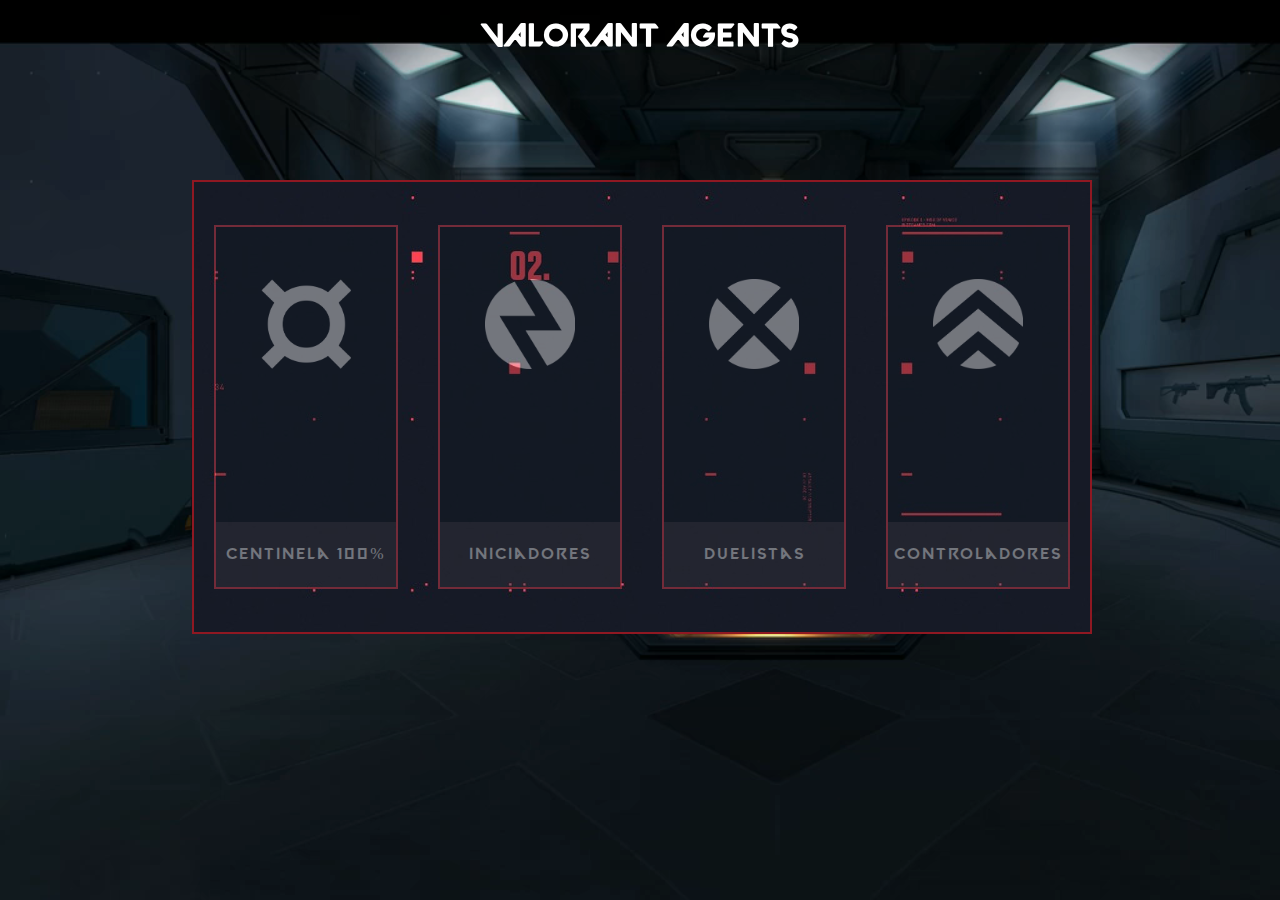
<file: index.html>
<!DOCTYPE html>
<html lang="en">
<head>
    <meta charset="UTF-8">
    <meta http-equiv="X-UA-Compatible" content="IE=edge">
    <meta name="viewport" content="width=device-width, initial-scale=1.0">
    <link rel="stylesheet" href="style.css">
    <link rel="icon" href="./images/icon.png">
    <title>Agentes</title>
</head>
<body>
    <h1>VALORANT AGENTS</h1>
    <div class="container">
        <a href="./centinelas/ceindex.html" class=" box op">
            <div class="class">
                <div class="img centinelas">
                </div>
            </div>
            <div class="bottom1">
                <p>Explora</p>
            </div>
            <div class="bottom2">
                <p>Centinela 100%</p>
            </div>
        </a>
        <a href="./iniciadores/inindex.html" class="box op">
            <div class="class">
                <div class="img iniciadores">
                </div>
            </div>
            <div class="bottom1">
                <p>Explora</p>
            </div>
            <div class="bottom2">
                <p>Iniciadores</p>
            </div>
        </a>
        <a href="./Duelistas/duIndex.html" class="box op">
            <div class="class">
                <div class="img duelistas">
                </div>
            </div>
            <div class="bottom1">
                <p>Explora</p>
            </div>
            <div class="bottom2">
                <p>Duelistas</p>
            </div>
        </a>
        <a href="./Controladores/coIndex.html" class="box op">
            <div class="class">
                <div class="img controladores">
                </div>
            </div>
            <div class="bottom1">
                <p>Explora</p>
            </div>
            <div class="bottom2">
                <p>Controladores</p>
            </div>
        </a>
    </div>
    <video src="./images/valoback.mp4" autoplay loop disablePictureInPicture></video>
</body>
</html>
</file>
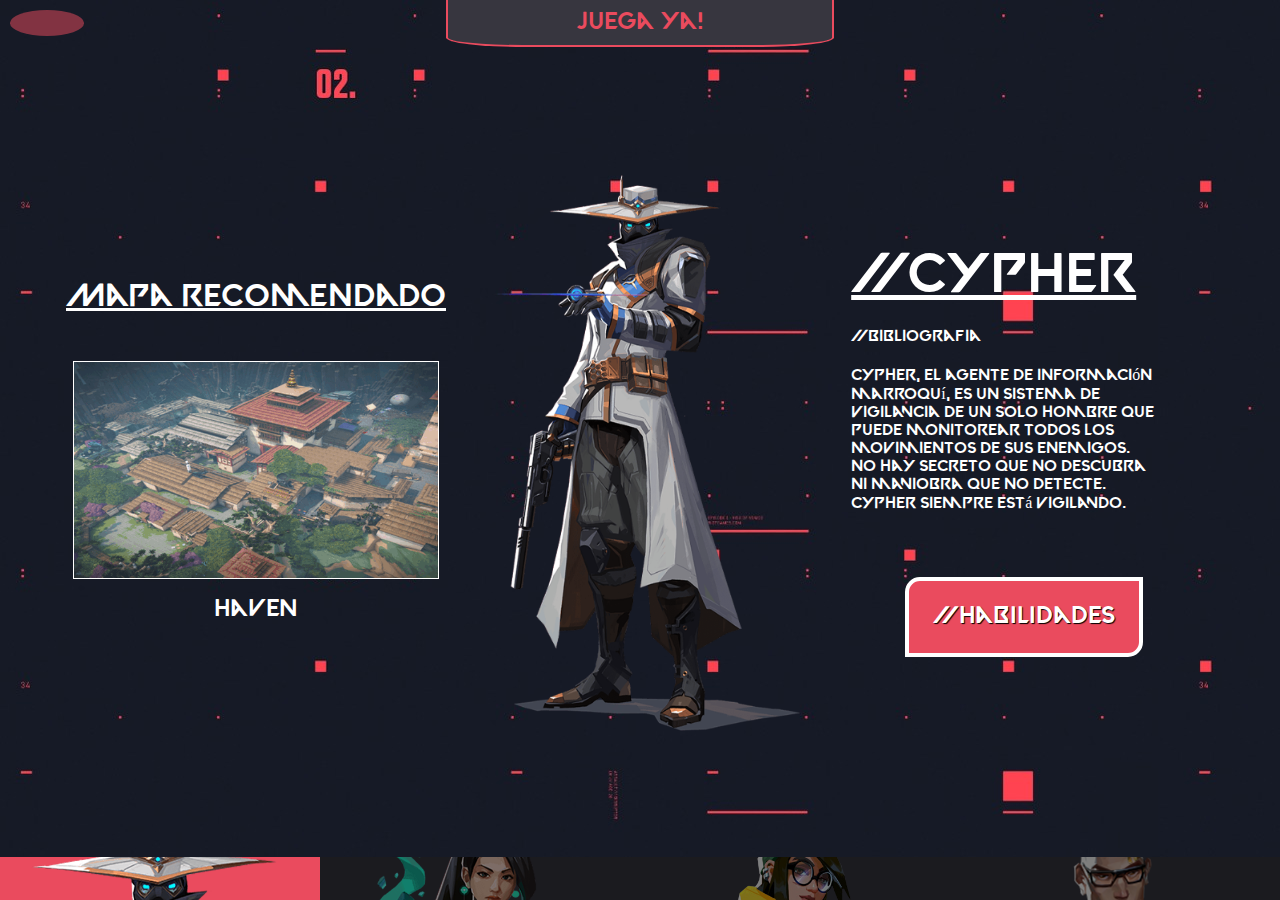
<file: centinelas/ceindex.html>
<!DOCTYPE html>
<html lang="en">
<head>
    <meta charset="UTF-8">
    <meta http-equiv="X-UA-Compatible" content="IE=edge">
    <meta name="viewport" content="width=device-width, initial-scale=1.0">
    <link rel="stylesheet" href="ceStyle.css">
    <link rel="stylesheet" href="https://use.fontawesome.com/releases/v5.15.4/css/all.css" integrity="sha384-DyZ88mC6Up2uqS4h/KRgHuoeGwBcD4Ng9SiP4dIRy0EXTlnuz47vAwmeGwVChigm" crossorigin="anonymous">
    <link rel="icon" href="../images/icon.png">
    <title>Valorant: Centinelas</title>
</head>
<body>
    <a class="back" href="../index.html"><i class="fas fa-arrow-left"></i></a>
    <nav>
        <a href="../Images/jeje.png" download>
            <p>Juega ya!</p>
        </a>
    </nav>
    <div class="container">
        <div class="box1">
            <div class="rec">
                <p>Mapa recomendado</p>
            </div>
            <div id="mapimg" class="mapimg">
            </div>
            <div id="mapnombre" class="mapnombre">
                <p>Haven</p>
            </div>
        </div>
        <!-- cypher pop -->
        <div id="popup1">
            <div id="h_1">
                    <button id="i1"></button>
                    <button id="i2"></button>
                    <button id="i3"></button>
                    <button id="i4"></button>
            </div>
            <div id="h_2">
                <div id="hvideo">
                    <div class="video"><video id="videocyp" autoplay loop src="https://assets.contentstack.io/v3/assets/bltb6530b271fddd0b1/blt9b7d004dc573791c/5ecad7e85e73766852c8ed8c/Cypher_C_v001_web.mp4"></video></div>
                </div>
                <div id="hdescripcion1">
                    <p>EQUIPA un cable trampa. DISPARA para colocar un cable trampa destructible y camuflado en la ubicación seleccionada que creará una línea entre ese lugar y la pared opuesta. Los jugadores enemigos que activen el cable trampa quedarán atados, revelados y aturdidos tras un momento si no destruyen el dispositivo a tiempo. Puedes recogerlo y VOLVER A COLOCARLO.    </p>
                </div>
            </div>
        </div>
        <!-- sage pop -->
        <div id="popup2">
            <div id="h_1">
                    <button id="s1"></button>
                    <button id="s2"></button>
                    <button id="s3"></button>
                    <button id="s4"></button>
            </div>
            <div id="h_2">
                <div id="hvideo">
                    <div class="video"><video id="videosage" autoplay loop src="https://assets.contentstack.io/v3/assets/bltb6530b271fddd0b1/blt4f4fdcc86da69972/5ecad872722d20585b2f4a44/Sage_Q_v001_web.mp4"></video></div>
                </div>
                <div id="hdescripcion2">
                    <p>EQUIPA un orbe de ralentización y DISPARA para lanzarlo. Este detonará al caer al suelo y creará un campo que permanecerá en la zona y ralentizará a los jugadores que estén dentro de él.</p>
                </div>
            </div>
        </div>
        <!-- kj popup -->
        <div id="popup3">
            <div id="h_1">
                    <button id="kj1"></button>
                    <button id="kj2"></button>
                    <button id="kj3"></button>
                    <button id="kj4"></button>
            </div>
            <div id="h_2">
                <div id="hvideo">
                    <div class="video"><video id="videokj" muted autoplay loop src="https://assets.contentstack.io/v3/assets/bltb6530b271fddd0b1/blt9a8fa11ac887550e/5f2203522f812a7c016f5651/AlarmBot_LowQuality.mp4"></video></div>
                </div>
                <div id="hdescripcion3">
                    <p>EQUIPA un Alarmabot encubierto. DISPARA para desplegar un bot que caza a los enemigos que entren en su alcance. Después de alcanzar a su objetivo, el bot explota, lo que inflige daño y aplica Vulnerable. MANTÉN PRESIONADO EQUIPAR para recuperar un bot desplegado.</p>
                </div>
            </div>
        </div>
        <!-- chamber popup -->
        <div id="popup4">
            <div id="h_1">
                    <button id="ch1"></button>
                    <button id="ch2"></button>
                    <button id="ch3"></button>
                    <button id="ch4"></button>
            </div>
            <div id="h_2">
                <div id="hvideo">
                    <div class="video"><video id="videochamber" autoplay loop src="https://assets.contentstack.io/v3/assets/bltb6530b271fddd0b1/bltc97eeaeb138d2155/618d9fb7867d1817d95f3b2b/VAL_broll_EP03-3_Chamber_Q.mp4"></video></div>
                </div>
                <div id="hdescripcion4">
                    <p>ACTÍVALA para equipar una pistola pesada. Presiona DISPARO SECUNDARIO con la pistola equipada para usar la mira.</p>
                </div>
            </div>
        </div>

        <div id="popup_fondo" onclick="popup_out()">
        </div>
        <div class="box2" id="box2">
        </div>
        <div class="box3">
            <div class="nombre" id="nombre">
                <p>//Cypher</p>
            </div>
            <div class="bibliotitulo">
                <p>//Bibliografia</p>
            </div>
            <div class="biblio" id="biblio">
                <p>Cypher, el agente de información marroquí, es un sistema de vigilancia de un solo hombre que puede monitorear todos los movimientos de sus enemigos. No hay secreto que no descubra ni maniobra que no detecte. Cypher siempre está vigilando.</p>
            </div>
            <div class="boton_habilidades" id="btn_cypher">
                <a href="#" id="boton_cypher" onclick="cypher_hab()" >//Habilidades</a>
            </div>
            <div class="boton_habilidades2" id="btn_sage">
                <a href="#" id="" onclick="sage_hab()" >//Habilidades</a>
            </div>
            <div class="boton_habilidades3" id="btn_kj">
                <a href="#" id="" onclick="kj_hab()" >//Habilidades</a>
            </div>
            <div class="boton_habilidades4" id="btn_chamber">
                <a href="#" id="" onclick="chamber_hab()" >//Habilidades</a>
            </div>
        </div>
    </div>
    <footer>
        <div onclick="cypher()"  class="sel1" id="sel1">
        </div>
        <div onclick="sage()" class="sel2" id="sel2">
        </div>
        <div onclick="killjoy()" class="sel3" id="sel3">
        </div>
        <div onclick="chamber()" class="sel4" id="sel4">
        </div>
    </footer>
    <script src="../scripts/script.js"></script>
</body>
</html>
</file>
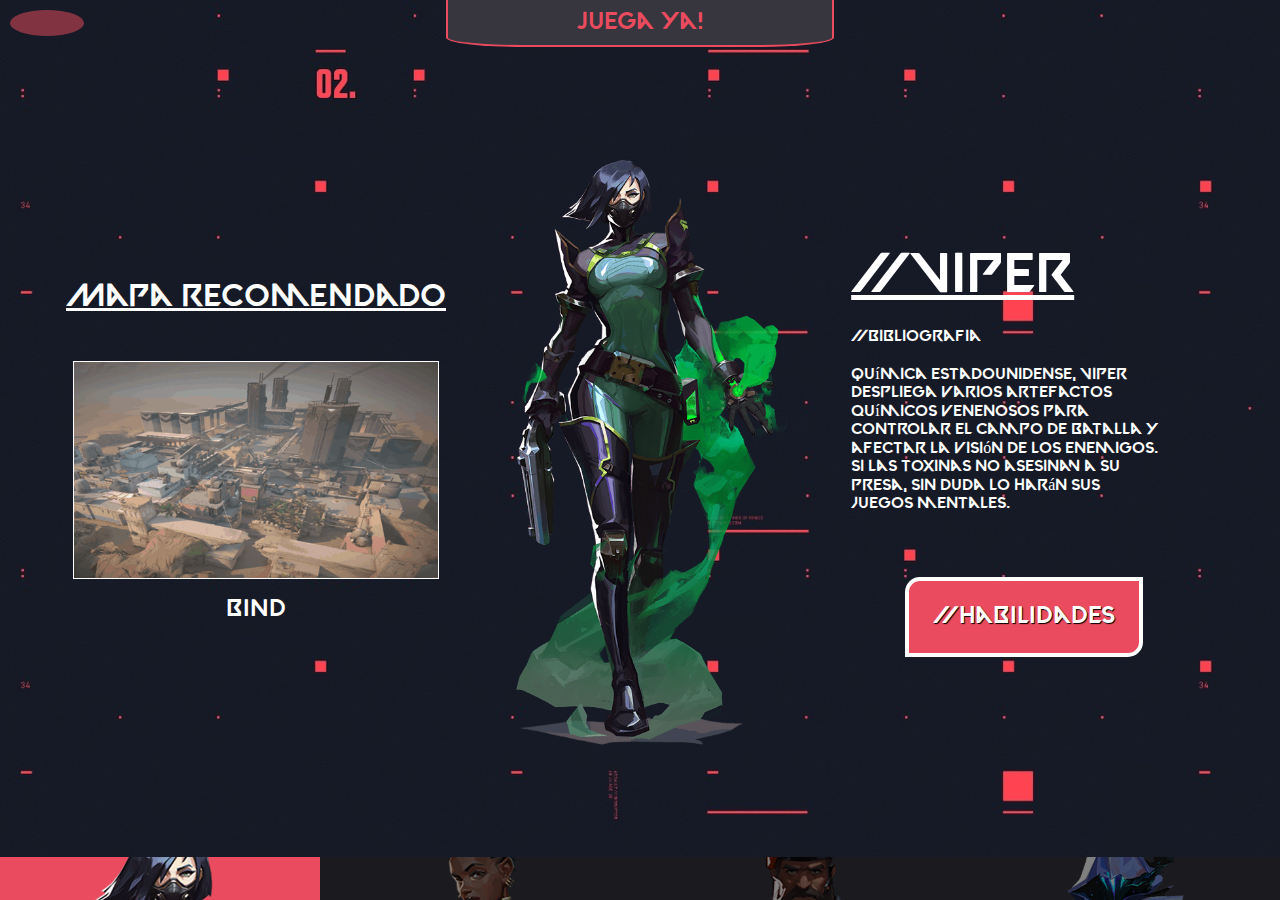
<file: Controladores/coIndex.html>
<!DOCTYPE html>
<html lang="en">
<head>
    <meta charset="UTF-8">
    <meta http-equiv="X-UA-Compatible" content="IE=edge">
    <meta name="viewport" content="width=device-width, initial-scale=1.0">
    <link rel="stylesheet" href="coStyle.css">
    <link rel="stylesheet" href="https://use.fontawesome.com/releases/v5.15.4/css/all.css" integrity="sha384-DyZ88mC6Up2uqS4h/KRgHuoeGwBcD4Ng9SiP4dIRy0EXTlnuz47vAwmeGwVChigm" crossorigin="anonymous">
    <link rel="icon" href="../images/icon.png">
    <title>Valorant: Controladores</title>
</head>
<body>
    <a class="back" href="../index.html"><i class="fas fa-arrow-left"></i></a>
    <nav>
        <a href="/Images/jeje.png" download>
            <p>Juega ya!</p>
        </a>
    </nav>
    <div class="container">
        <div class="box1">
            <div class="rec">
                <p>Mapa recomendado</p>
            </div>
            <div id="mapimg" class="mapimg">
            </div>
            <div id="mapnombre" class="mapnombre">
                <p>Bind</p>
            </div>
        </div>
        <div class="box2" id="box2">
        </div>
        <div class="box3">
            <div class="nombre" id="nombre">
                <p>//Viper</p>
            </div>
            <div class="bibliotitulo">
                <p>//Bibliografia</p>
            </div>
            <div class="biblio" id="biblio">
                <p>Química estadounidense, Viper despliega varios artefactos químicos venenosos para controlar el campo de batalla y afectar la visión de los enemigos. Si las toxinas no asesinan a su presa, sin duda lo harán sus juegos mentales.</p>
            </div>
            <div class="boton_habilidades" id="btn_cypher">
                <a href="#" id="boton_cypher" onclick="cypher_hab()" >//Habilidades</a>
            </div>
        </div>
    </div>
    <footer>
        <div onclick="viper()"  class="sel1" id="sel1">
        </div>
        <div onclick="astra()" class="sel2" id="sel2">
        </div>
        <div onclick="brimstone()" class="sel3" id="sel3">
        </div>
        <div onclick="omen()" class="sel4" id="sel4">
        </div>
    </footer>
    <script src="../scripts/script.js"></script>

</body>
</html>
</file>
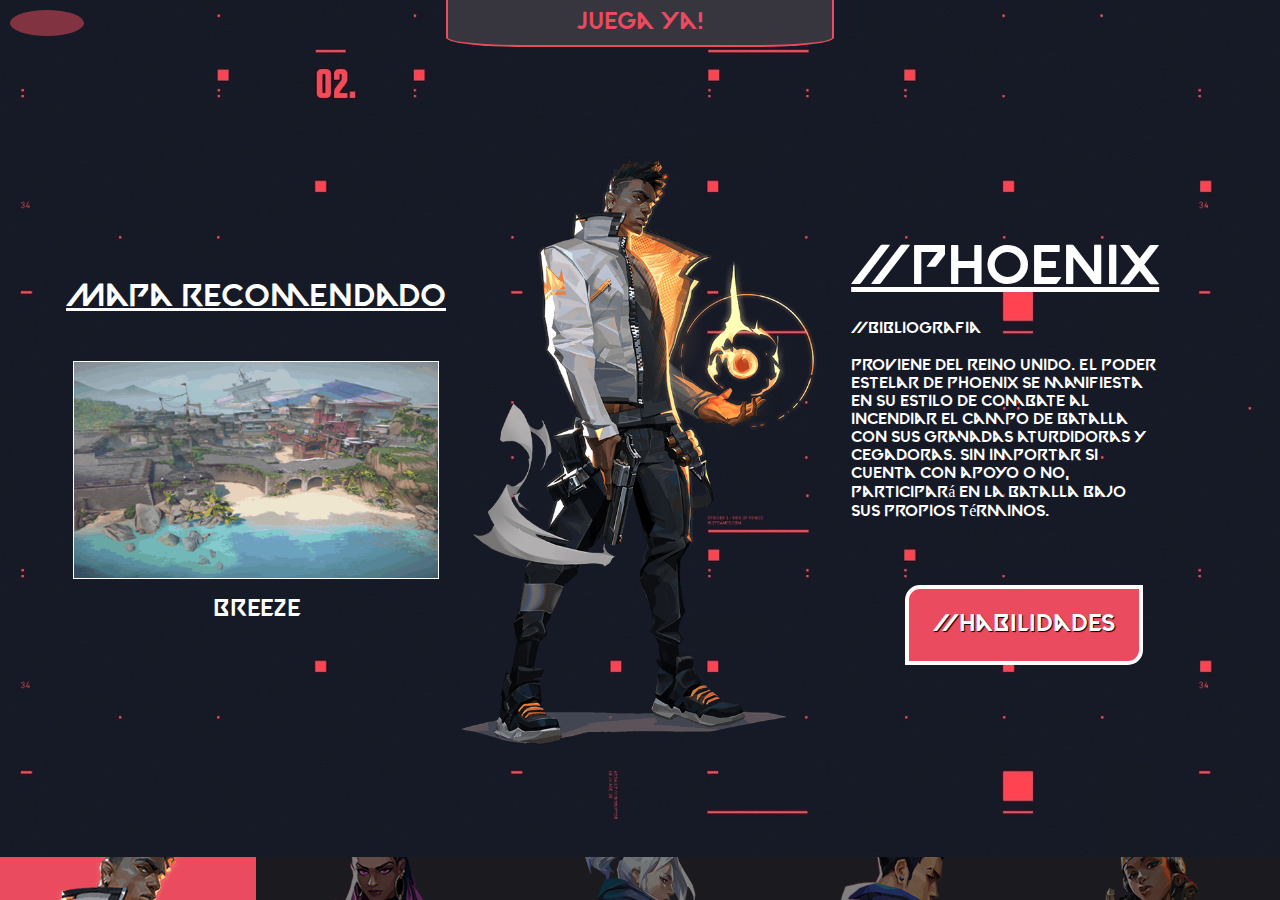
<file: Duelistas/duIndex.html>
<!DOCTYPE html>
<html lang="en">
<head>
    <meta charset="UTF-8">
    <meta http-equiv="X-UA-Compatible" content="IE=edge">
    <meta name="viewport" content="width=device-width, initial-scale=1.0">
    <link rel="stylesheet" href="duStyle.css">
    <link rel="stylesheet" href="https://use.fontawesome.com/releases/v5.15.4/css/all.css" integrity="sha384-DyZ88mC6Up2uqS4h/KRgHuoeGwBcD4Ng9SiP4dIRy0EXTlnuz47vAwmeGwVChigm" crossorigin="anonymous">
    <link rel="icon" href="../images/icon.png">
    <title>Valorant: Duelistas</title>
</head>
<body>
    <a class="back" href="../index.html"><i class="fas fa-arrow-left"></i></a>
    <nav>
        <a href="/Images/jeje.png" download>
            <p>Juega ya!</p>
        </a>
    </nav>
    <div class="container">
        <div class="box1">
            <div class="rec">
                <p>Mapa recomendado</p>
            </div>
            <div id="mapimg" class="mapimg">
            </div>
            <div id="mapnombre" class="mapnombre">
                <p>Breeze</p>
            </div>
        </div>
        <div class="box2" id="box2">
        </div>
        <div class="box3">
            <div class="nombre" id="nombre">
                <p>//Phoenix</p>
            </div>
            <div class="bibliotitulo">
                <p>//Bibliografia</p>
            </div>
            <div class="biblio" id="biblio">
                <p>Proviene del Reino Unido. El poder estelar de Phoenix se manifiesta en su estilo de combate al incendiar el campo de batalla con sus granadas aturdidoras y cegadoras. Sin importar si cuenta con apoyo o no, participará en la batalla bajo sus propios términos.</p>
            </div>
            <div class="boton_habilidades" id="btn_phoenix">
                <a href="#" id="boton_cypher" onclick="cypher_hab()" >//Habilidades</a>
            </div>
            <div class="boton_habilidades2" id="btn_jett">
                <a href="#" id="" onclick="sage_hab()" >//Habilidades</a>
            </div>
        </div>
    </div>
    <footer>
        <div onclick="phoenix()"  class="sel1" id="sel1">
        </div>
        <div onclick="reyna()" class="sel2" id="sel2">
        </div>
        <div onclick="jett()" class="sel3" id="sel3">
        </div>
        <div onclick="yoru()" class="sel4" id="sel4">
        </div>
        <div onclick="raze()" class="sel5" id="sel5">
        </div>
    </footer>
    <script src="../scripts/script.js"></script>

</body>
</html>
</file>
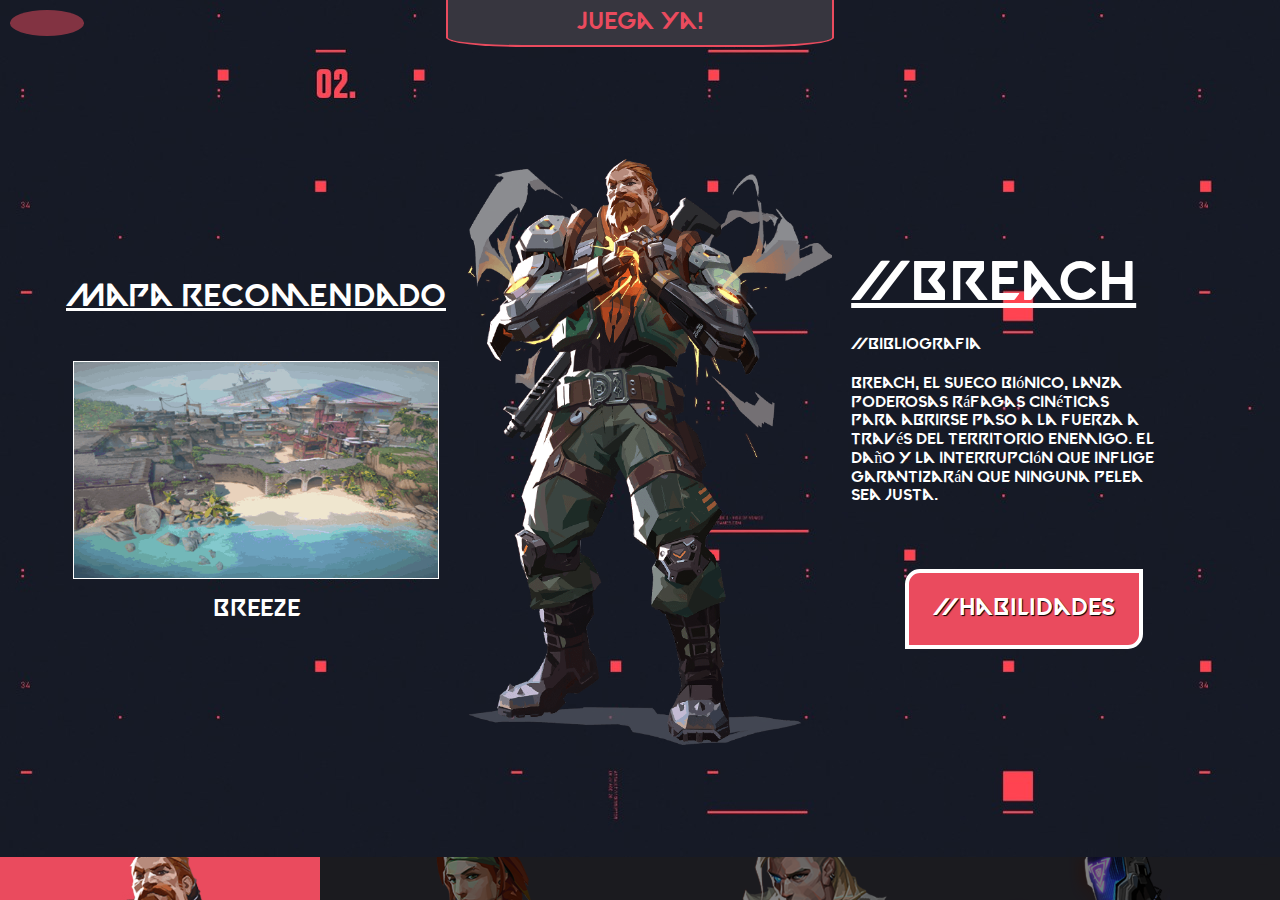
<file: iniciadores/inindex.html>
<!DOCTYPE html>
<html lang="en">
<head>
    <meta charset="UTF-8">
    <meta http-equiv="X-UA-Compatible" content="IE=edge">
    <meta name="viewport" content="width=device-width, initial-scale=1.0">
    <link rel="stylesheet" href="inStyle.css">
    <link rel="stylesheet" href="https://use.fontawesome.com/releases/v5.15.4/css/all.css" integrity="sha384-DyZ88mC6Up2uqS4h/KRgHuoeGwBcD4Ng9SiP4dIRy0EXTlnuz47vAwmeGwVChigm" crossorigin="anonymous">
    <link rel="icon" href="../images/icon.png">
    <title>Valorant: Iniciadores</title>
</head>
<body>
    <a class="back" href="../index.html"><i class="fas fa-arrow-left"></i></a>
    <nav>
        <a href="/Images/jeje.png" download>
            <p>Juega ya!</p>
        </a>
    </nav>
    <div class="container">
        <div class="box1">
            <div class="rec">
                <p>Mapa recomendado</p>
            </div>
            <div id="mapimg" class="mapimg">
            </div>
            <div id="mapnombre" class="mapnombre">
                <p>Breeze</p>
            </div>
        </div>
        <div class="box2" id="box2">
        </div>
        <div class="box3">
            <div class="nombre" id="nombre">
                <p>//Breach</p>
            </div>
            <div class="bibliotitulo">
                <p>//Bibliografia</p>
            </div>
            <div class="biblio" id="biblio">
                <p>Breach, el sueco biónico, lanza poderosas ráfagas cinéticas para abrirse paso a la fuerza a través del territorio enemigo. El daño y la interrupción que inflige garantizarán que ninguna pelea sea justa.</p>
            </div>
            <div class="boton_habilidades" id="btn_phoenix">
                <a href="#" id="boton_cypher" onclick="cypher_hab()" >//Habilidades</a>
            </div>
        </div>
    </div>
    <footer>
        <div onclick="breach()"  class="sel1" id="sel1">
        </div>
        <div onclick="skye()" class="sel2" id="sel2">
        </div>
        <div onclick="sova()" class="sel3" id="sel3">
        </div>
        <div onclick="kayo()" class="sel4" id="sel4">
        </div>
    </footer>
    <script src="../scripts/script.js"></script>

</body>
</html>
</file>
<file: style.css>
html body{
    margin: 0;
    padding: 0;
    box-sizing: border-box;
    font-family: valorantfont;
    color: white;
}

@font-face {
    font-family: valorantfont;
    src: url(./@font-face/valorantfont.ttf);
}

body{
    width: 100vw;
    height: 100vh;
}

video{
    position: fixed;
    min-width: 100%;
    min-height: 100%;
}

h1{
    width: 100%;
    font-size: 2rem;
    position: absolute;
    display: inline-block;
    text-align: center;
    color: white;
    z-index: 2;
    
}

.container{
    position: fixed;
    z-index: 1;
    display: flex;
    justify-content: space-around;
    align-items: center;
    border: 2px solid rgb(143, 24, 34);
    top: 20%;
    left: 15%;
    width: 70vw;
    height: 50vh;
    background-image: url(./images/pattern.jpg);
}

.op{
    transition: 0.3s;
    opacity: calc(0.4);
}

.op:hover{
    opacity: calc(1);
}

a{
    text-decoration: none;
    color: white;
}

.box{
    display: flex;
    flex-direction: column;
    width: 20%;
    height: 80%;
    background-color: rgba(15,25,34,255);
    border: 2px solid rgba(255,70,86,255);
}

.class{
    display: flex;
    width: 100%;
    height: 80%;

}

.img{
    display: flex;
    width: 50%;
    height: 60%;
    align-self: center;
    margin: auto;
    background-repeat: no-repeat;
    background-size: contain;
}

.centinelas{
    background-image: url(./images/centinela.png);
}

.iniciadores{
    background-image: url(./images/iniciador.png);
}

.duelistas{
    background-image: url(./images/duelista.png);
}

.controladores{
    background-image: url(./images/controlador.png);
}

.bottom1{
    display: flex;
    width: 100%;
    height: 10%;
    background-color: rgba(26, 42, 116, 0);
    transition: 0.3s;
    justify-content: center;
    align-items: center;
}

.bottom1 p{
    display: flex;
    text-align: center;
    color: rgba(255, 255, 255, 0);

}
/* 
.op:hover > .bottom1{
    background-color: rgb(55, 54, 63);
    border-top: 2px solid rgba(255,70,86,255);
    border-bottom: 2px solid rgba(255,70,86,255);

} */
.op:hover > .bottom1 p{
    animation-duration: 0.7s;
    animation-name: bottom1p;
    animation-fill-mode: forwards;
}

.op:hover > .bottom1{
    animation-duration: 0.5s;
    animation-name: bottom1;
    animation-fill-mode: forwards;
}


.bottom1 p::after{
    content: " >";
    margin-left: 5px;
}

.bottom2{
    display: flex;
    letter-spacing: 2px;
    width: 100%;
    height: 20%;
    background-color: rgb(55, 54, 63);
    justify-content: center;
    align-items: center;
}

.bottom2 p{
    display: flex;
    text-align: center;
}

@keyframes bottom1{
    0% {
        background-color: rgba(55, 54, 63, 0);
        outline: 0px solid rgba(255,70,86,255);
        border-bottom: 0px solid rgba(255,70,86,255);
    }
    
    20% {
        background-color: rgba(55, 54, 63, 0);
        outline: 0px solid rgba(255,70,86,255);
        border-bottom: 0px solid rgba(255,70,86,255);
    }

    70% {
        background-color: rgba(55, 54, 63, 0);
        outline: 0px solid rgba(255,70,86,255);
        border-bottom: 0px solid rgba(255,70,86,255);
    }
    

    100% {
        background-color: rgb(55, 54, 63);
        outline: 2px solid rgba(255,70,86,255);
        border-bottom: 2px solid rgba(255,70,86,255);
    }    
}

@keyframes bottom1p{
    0% {
        color: rgba(255, 255, 255, 0);
    }
    
    20% {
        color: rgba(255, 255, 255, 0);
    }

    70% {
        color: rgba(255, 255, 255, 0);
    }
    

    100% {
        color: rgba(255, 255, 255, 255);
    }    
}
/* 
@media (max-width: 767px){
    header{
        display: none;
    }
} */

@media (max-width: 576px) {
    video{
        display: none;
    }

    body{
        background-image: url(./images/fondocelu.jpg);
    }

    .container{
        flex-direction: column;
        border: 0px solid rgb(143, 24, 34);
        width: 70vw;
        height: 75vh;
        margin-top: -5vh;
    }
    
    .box{
        display: flex;
        flex-direction: column;
        justify-content: space-around;
        width: 100%;
        height: 80%;
        font-size: 0.8rem;
        background-color: rgba(15,25,34,255);
        border: 2px solid rgba(255,70,86,255);
    }

    .bottom1{
        height: 15%;
    }
    
    .class{
        display: flex;
        width: 100%;
        height: 80%;
    
    }
    
    .img{
        background-position: center;
    }

}
</file>
<file: centinelas/ceStyle.css>
@font-face {
    font-family: Valorant;
    src: url(../@font-face/valorantfont.ttf);
}

html body{
    width: 100vw;
    height: 100vh;
    box-sizing: border-box;
    margin: 0;
    padding: 0;
    background-image: url(../images/pattern.jpg);
    font-family: Valorant;
    color: white;
}

.back{
    display: flex;
    position: fixed;
    color: white;
    font-size: 3rem;
    padding: 1%;
    margin: 10px;
    width: 3rem;
    transition: 0.2s;
    background-color: rgba(234, 75, 94, 0.513);
    border-radius: 50%;
}

a{
    text-decoration: none;
}

.back:hover{
    transform: scale(1.1);
    color: rgb(234,75,94);
}

nav{
    display: flex;
    width: 30%;
    height: 5%;
    margin: auto;
    background-color: rgb(55, 54, 63);
    border-bottom-left-radius: 20%;
    border-bottom-right-radius: 20%;
    border: 2px solid rgb(234,75,94);
    border-top: 0px;
    justify-content: center;
    align-items: center;
}

nav a{
    font-size: 1.5rem;
    display: flex;
    color: rgb(234,75,94);
    text-decoration: none;
    transition: 0.2s;
}

nav a:hover{
    text-decoration: rgb(234,75,94) underline;
    margin: 0;
    transform: scale(1.1);
}

.container{
    display: flex;
    width: 100%;
    height: 90%;
    justify-content: center;
    align-items: center;
}

.box1{
    display: flex;
    flex-direction: column;
    height: 80vh;
    width: 30%;
    justify-content: center;
    align-items: center;
}

.rec{
    display: flex;
    font-size: 2rem;
    text-decoration: white underline;
}

.mapimg{
    display: flex;
    margin-top: 5vh;
    margin-bottom: 2vh;
    display: flex;
    width: 95%;
    height: 30%;
    border: 1px solid white;
    background-image: url(../images/haven.png);
    background-position: center;
    background-size: cover;
    transition: 0.5s;
}

.mapnombre{
    display: flex;
    font-size: 1.5rem;
}

.box2{
    display: flex;
    height: 80vh;
    width: 30%;
    background-image: url(../images/cypher.png);
    background-position: center;
    background-repeat: no-repeat;
    background-size: contain;
    transition: 0.3s;
}

footer{
    display: flex;
    position: fixed;
    background-color: black;
    width: 100%;
    height: 5%;
}

.sel1{
    display: flex;
    width: 25%;
    height: 100%;
    background-image: url(../images/cypher2.png);
    background-size: cover;
    background-position: center;
    background-color: rgb(234,75,94);
    transition: 0.3s;
}

.sel2{
    display: flex;
    width: 25%;
    height: 100%;
    background-image: url(../images/sage2.png);
    background-size: cover;
    background-position: center;
    background-color: rgb(55, 54, 63);
    transition: 0.3s;
    opacity: 0.5;
}

.sel3{
    display: flex;
    width: 25%;
    height: 100%;
    background-image: url(../images/killjoy2.png);
    background-size: cover;
    background-position: center;
    background-color: rgb(55, 54, 63);
    transition: 0.3s;
    opacity: 0.5;
}

.sel4{
    display: flex;
    width: 25%;
    height: 100%;
    background-image: url(../images/chamber2.png);
    background-size: cover;
    background-position: center;
    background-color: rgb(55, 54, 63);
    transition: 0.3s;
    opacity: 0.5;
}

p{
    margin: 0;
}

.box3{
    display: flex;
    height: 80vh;
    width: 30%;
    display: flex;
    flex-direction: column;
    justify-content: center;
}

.nombre{
    display: flex;
    width: 2%;
    margin-left: 5%;
    margin-bottom: 5%;
    font-size: 3.5rem;
    text-decoration: white underline;
}

.bibliotitulo{
    display: flex;
    width: 2%;
    margin-left: 5%;
    margin-bottom: 5%;
    font-size: 1rem;
}

.biblio{
    display: flex;
    width: 80%;
    margin-left: 5%;
    margin-bottom: 5%;
    font-size: 1rem;
}

.boton_habilidades{
    display: flex;
    margin-top: 5vh;
    width: 40%;
    height: 10%;
    background-color: rgb(234,75,94);
    border: 4px solid rgb(255, 255, 255);
    border-top-left-radius: 15px;
    border-bottom-right-radius: 15px;
    justify-self: center;
    align-self: center;
}

.boton_habilidades a{
    display: flex;
    width: 100%;
    height: 100%;
    font-size: 1.5rem;
    font-style: none;
    color: rgb(255, 255, 255);
    justify-content: center;
    align-items: center;
    text-shadow: rgb(0, 0, 0) 1px 1px 1px;
}

.boton_habilidades2{
    display: none;
    margin-top: 5vh;
    width: 40%;
    height: 10%;
    background-color: rgb(234,75,94);
    border: 4px solid rgb(255, 255, 255);
    border-top-left-radius: 15px;
    border-bottom-right-radius: 15px;
    justify-self: center;
    align-self: center;
}

.boton_habilidades2 a{
    display: flex;
    width: 100%;
    height: 100%;
    font-size: 1.5rem;
    font-style: none;
    color: rgb(255, 255, 255);
    justify-content: center;
    align-items: center;
    text-shadow: rgb(0, 0, 0) 1px 1px 1px;
}

.boton_habilidades3{
    display: none;
    margin-top: 5vh;
    width: 40%;
    height: 10%;
    background-color: rgb(234,75,94);
    border: 4px solid rgb(255, 255, 255);
    border-top-left-radius: 15px;
    border-bottom-right-radius: 15px;
    justify-self: center;
    align-self: center;
}

.boton_habilidades3 a{
    display: flex;
    width: 100%;
    height: 100%;
    font-size: 1.5rem;
    font-style: none;
    color: rgb(255, 255, 255);
    justify-content: center;
    align-items: center;
    text-shadow: rgb(0, 0, 0) 1px 1px 1px;
}

.boton_habilidades4{
    display: none;
    margin-top: 5vh;
    width: 40%;
    height: 10%;
    background-color: rgb(234,75,94);
    border: 4px solid rgb(255, 255, 255);
    border-top-left-radius: 15px;
    border-bottom-right-radius: 15px;
    justify-self: center;
    align-self: center;
}

.boton_habilidades4 a{
    display: flex;
    width: 100%;
    height: 100%;
    font-size: 1.5rem;
    font-style: none;
    color: rgb(255, 255, 255);
    justify-content: center;
    align-items: center;
    text-shadow: rgb(0, 0, 0) 1px 1px 1px;
}

#popup1,
#popup2,
#popup3,
#popup4{
    position: fixed;
    display: none;
    width: 60vw;
    height: 70vh;
    background-color: rgb(31, 25, 25);
    border: 4px solid rgb(255, 255, 255);
    border-top-left-radius: 20px;
    border-bottom-right-radius: 20px;
    z-index: 10;
    align-items: center;
    justify-content: space-around;
}

#h_1{
    display: flex;
    flex-direction: column;
    width: 15%;
    height: 90%;
    justify-content: space-between;
}

#i1{
    width: 100%;
    height: 22%;
    background-image: url(../images/icons/cypher/c.png);
    background-color: rgb(234,75,94);
    background-position: center;
    background-repeat: no-repeat;
    border: 1px solid black;
    background-size: 50%;
}

#i2{
    width: 100%;
    height: 22%;
    background-image: url(../images/icons/cypher/q.png);
    background-color: rgb(46, 38, 38);
    background-position: center;
    background-repeat: no-repeat;
    border: 1px solid black;
    background-size: 50%;
}

#i3{
    width: 100%;
    height: 22%;
    background-image: url(../images/icons/cypher/e.png);
    background-color: rgb(46, 38, 38);
    background-position: center;
    background-repeat: no-repeat;
    border: 1px solid black;
    background-size: 50%;
}

#i4{
    width: 100%;
    height: 22%;
    background-image: url(../images/icons/cypher/x.png);
    background-color: rgb(46, 38, 38);
    background-position: center;
    background-repeat: no-repeat;
    border: 1px solid black;
    background-size: 50%;
}

#s1{
    width: 100%;
    height: 22%;
    background-image: url(../images/icons/sage/bola.png);
    background-color: rgb(234,75,94);
    background-position: center;
    background-repeat: no-repeat;
    border: 1px solid black;
    background-size: 50%;
}

#s2{
    width: 100%;
    height: 22%;
    background-image: url(../images/icons/sage/cura.png);
    background-color: rgb(46, 38, 38);
    background-position: center;
    background-repeat: no-repeat;
    border: 1px solid black;
    background-size: 50%;
}

#s3{
    width: 100%;
    height: 22%;
    background-image: url(../images/icons/sage/muro.png);
    background-color: rgb(46, 38, 38);
    background-position: center;
    background-repeat: no-repeat;
    border: 1px solid black;
    background-size: 50%;
}

#s4{
    width: 100%;
    height: 22%;
    background-image: url(../images/icons/sage/ult.png);
    background-color: rgb(46, 38, 38);
    background-position: center;
    background-repeat: no-repeat;
    border: 1px solid black;
    background-size: 50%;
}

#kj1{
    width: 100%;
    height: 22%;
    background-image: url(../images/icons/kj/killjoy_q.png);
    background-color: rgb(234,75,94);
    background-position: center;
    background-repeat: no-repeat;
    border: 1px solid black;
    background-size: 50%;
}

#kj2{
    width: 100%;
    height: 22%;
    background-image: url(../images/icons/kj/Turret.png);
    background-color: rgb(46, 38, 38);
    background-position: center;
    background-repeat: no-repeat;
    border: 1px solid black;
    background-size: 50%;
}

#kj3{
    width: 100%;
    height: 22%;
    background-image: url(../images/icons/kj/nano.png);
    background-color: rgb(46, 38, 38);
    background-position: center;
    background-repeat: no-repeat;
    border: 1px solid black;
    background-size: 50%;
}

#kj4{
    width: 100%;
    height: 22%;
    background-image: url(../images/icons/kj/Lockdown.png);
    background-color: rgb(46, 38, 38);
    background-position: center;
    background-repeat: no-repeat;
    border: 1px solid black;
    background-size: 50%;
}

#ch1{
    width: 100%;
    height: 22%;
    background-image: url(../images/icons/chamber/chambq.png);
    background-color: rgb(234,75,94);
    background-position: center;
    background-repeat: no-repeat;
    border: 1px solid black;
    background-size: 50%;
}

#ch2{
    width: 100%;
    height: 22%;
    background-image: url(../images/icons/chamber/tp.png);
    background-color: rgb(46, 38, 38);
    background-position: center;
    background-repeat: no-repeat;
    border: 1px solid black;
    background-size: 50%;
}

#ch3{
    width: 100%;
    height: 22%;
    background-image: url(../images/icons/chamber/trap.png);
    background-color: rgb(46, 38, 38);
    background-position: center;
    background-repeat: no-repeat;
    border: 1px solid black;
    background-size: 50%;
}

#ch4{
    width: 100%;
    height: 22%;
    background-image: url(../images/icons/chamber/ult.png);
    background-color: rgb(46, 38, 38);
    background-position: center;
    background-repeat: no-repeat;
    border: 1px solid black;
    background-size: 50%;
}

#h_2{
    display: flex;
    flex-direction: column;
    width: 75%;
    height: 90%;
    background-color: rgb(46, 38, 38);
    justify-content: space-evenly;
    align-items: center;
}

#hvideo{
    width: 70%;
    height: 60%;
    background-image: url(../images/load.jpg);
    background-position: center;
    background-repeat: no-repeat;
    background-size: contain;
    
}

.video video{
    width: 100%;
    height: 100%;
    border: 2px solid white;
}

#hdescripcion1,
#hdescripcion2,
#hdescripcion3,
#hdescripcion4{
    display: flex;
    justify-content: center;
    align-items: center;
    text-align: center;
    width: 90%;
    height: 15%;
    background-color: rgb(98, 85, 85);
    font-size: 0.8rem;
    border: 3px solid rgb(255, 255, 255);
    border-top-left-radius: 20px;
    border-bottom-right-radius: 20px;
}

#hdescripcion1 p{
    margin: 20px;
}

#popup_fondo{
    display: none;
    position: fixed;
    background-color: rgba(0, 0, 0, 0.452);
    width: 100vw;
    height: 100vh;
    z-index: 1;
}



@media (max-width: 576px) {

    html body{
        height: 160vh;
    }

    .container{
        flex-direction: column;
        width: 100%;
        height: 90%;
        justify-content: space-between;
    }

    .box1{
        height: 30vh;
        width: 90%;
        text-align: center;
        order: 3;
    }

    .box2{
        margin-top: 5vh;
        height: 50vh;
        width: 90%;
        order: 1;
    }

    .box3{
        display: flex;
        height: 45vh;
        width: 90%;
        display: flex;
        flex-direction: column;
        justify-content: center;
        order: 2;
        text-align: center;
    }
    
    footer{
        margin-top: 5vh;
        bottom: 0;
    }

    .nombre{
        width: 100%;
        margin-left: 0%;
        font-size: 3rem;
        justify-content: center;
    }

    nav{
        width: 50%;
    }

    .boton_habilidades{
        width: 60%;
        height: 10%;
    }

    .boton_habilidades2{
        width: 60%;
    }

    .boton_habilidades3{
        width: 60%;
    }

    .boton_habilidades4{
        width: 60%;
    }

    .biblio{
        display: flex;
        width: 80%;
        margin-left: 5%;
        margin-bottom: 5%;
        font-size: 1rem;
        text-align: start;
        margin: auto;
    }







    #popup1,
    #popup2,
    #popup3,
    #popup4{
        position: fixed;
        display: none;
        margin-top: 10vh;
        width: 80vw;
        height: 45vh;
        background-color: rgb(31, 25, 25);
        border: 4px solid rgb(255, 255, 255);
        border-top-left-radius: 20px;
        border-bottom-right-radius: 20px;
        z-index: 10;
        align-items: center;
        justify-content: space-around;
        flex-direction: column;
        flex-flow: column-reverse;
    }

    #hdescripcion1,
    #hdescripcion2,
    #hdescripcion3,
    #hdescripcion4{
        font-size: 0.5rem;
        height: 30%;
    }

    #hvideo{
        width: 100%;
        height: 65%;
        background-image:none;
        margin-top: 1vh;
    }

    .video video{
        width: 100%;
        height: 100%;
        border: 2px solid white;
        border-top-left-radius: 20px;
        border-bottom-right-radius: 20px;
        
    }

    #h_2{
        display: flex;
        flex-direction: column;
        width: 90%;
        height: 80%;
        background-color: rgb(31, 25, 25);
        justify-content: space-evenly;
        align-items: center;
    }

    #h_1{
        display: flex;
        flex-direction: row;
        margin-top: 2vh;
        width: 90%;
        height: 20%;
        justify-content: space-between;
    }

    #i1{
        width: 20%;
        height: 80%;
        background-image: url(../images/icons/cypher/c.png);
        background-color: rgb(234,75,94);
        background-position: center;
        background-repeat: no-repeat;
        border: 1px solid black;
        background-size: 50%;
    }
    
    #i2{
        width: 20%;
        height: 80%;
        background-image: url(../images/icons/cypher/q.png);
        background-color: rgb(46, 38, 38);
        background-position: center;
        background-repeat: no-repeat;
        border: 1px solid black;
        background-size: 50%;
    }
    
    #i3{
        width: 20%;
        height: 80%;
        background-image: url(../images/icons/cypher/e.png);
        background-color: rgb(46, 38, 38);
        background-position: center;
        background-repeat: no-repeat;
        border: 1px solid black;
        background-size: 50%;
    }
    
    #i4{
        width: 20%;
        height: 80%;
        background-image: url(../images/icons/cypher/x.png);
        background-color: rgb(46, 38, 38);
        background-position: center;
        background-repeat: no-repeat;
        border: 1px solid black;
        background-size: 50%;
    }


    #s1{
        width: 20%;
        height: 80%;
        background-image: url(../images/icons/sage/bola.png);
        background-color: rgb(234,75,94);
        background-position: center;
        background-repeat: no-repeat;
        border: 1px solid black;
        background-size: 50%;
    }
    
    #s2{
        width: 20%;
        height: 80%;
        background-image: url(../images/icons/sage/cura.png);
        background-color: rgb(46, 38, 38);
        background-position: center;
        background-repeat: no-repeat;
        border: 1px solid black;
        background-size: 50%;
    }
    
    #s3{
        width: 20%;
        height: 80%;
        background-image: url(../images/icons/sage/muro.png);
        background-color: rgb(46, 38, 38);
        background-position: center;
        background-repeat: no-repeat;
        border: 1px solid black;
        background-size: 50%;
    }
    
    #s4{
        width: 20%;
        height: 80%;
        background-image: url(../images/icons/sage/ult.png);
        background-color: rgb(46, 38, 38);
        background-position: center;
        background-repeat: no-repeat;
        border: 1px solid black;
        background-size: 50%;
    }

    #kj1{
        width: 20%;
        height: 80%;
        background-image: url(../images/icons/kj/killjoy_q.png);
        background-color: rgb(234,75,94);
        background-position: center;
        background-repeat: no-repeat;
        border: 1px solid black;
        background-size: 50%;
    }
    
    #kj2{
        width: 20%;
        height: 80%;
        background-image: url(../images/icons/kj/Turret.png);
        background-color: rgb(46, 38, 38);
        background-position: center;
        background-repeat: no-repeat;
        border: 1px solid black;
        background-size: 50%;
    }
    
    #kj3{
        width: 20%;
        height: 80%;
        background-image: url(../images/icons/kj/nano.png);
        background-color: rgb(46, 38, 38);
        background-position: center;
        background-repeat: no-repeat;
        border: 1px solid black;
        background-size: 50%;
    }
    
    #kj4{
        width: 20%;
        height: 80%;
        background-image: url(../images/icons/kj/Lockdown.png);
        background-color: rgb(46, 38, 38);
        background-position: center;
        background-repeat: no-repeat;
        border: 1px solid black;
        background-size: 50%;
    }


    #ch1{
        width: 20%;
        height: 80%;
        background-image: url(../images/icons/chamber/chambq.png);
        background-color: rgb(234,75,94);
        background-position: center;
        background-repeat: no-repeat;
        border: 1px solid black;
        background-size: 50%;
    }
    
    #ch2{
        width: 20%;
        height: 80%;
        background-image: url(../images/icons/chamber/tp.png);
        background-color: rgb(46, 38, 38);
        background-position: center;
        background-repeat: no-repeat;
        border: 1px solid black;
        background-size: 50%;
    }
    
    #ch3{
        width: 20%;
        height: 80%;
        background-image: url(../images/icons/chamber/trap.png);
        background-color: rgb(46, 38, 38);
        background-position: center;
        background-repeat: no-repeat;
        border: 1px solid black;
        background-size: 50%;
    }
    
    #ch4{
        width: 20%;
        height: 80%;
        background-image: url(../images/icons/chamber/ult.png);
        background-color: rgb(46, 38, 38);
        background-position: center;
        background-repeat: no-repeat;
        border: 1px solid black;
        background-size: 50%;
    }
}

@media (min-width: 720px) {

    .boton_habilidades{
        width: 60%;
    }

    .boton_habilidades2{
        width: 60%;
    }

    .boton_habilidades3{
        width: 60%;
    }

    .boton_habilidades4{
        width: 60%;
    }

    #hdescripcion1,
    #hdescripcion2,
    #hdescripcion3,
    #hdescripcion4{
        font-size: 0.6rem;
        height: 20%;
    }  
}
</file>
<file: Controladores/coStyle.css>
@font-face {
    font-family: Valorant;
    src: url(../@font-face/valorantfont.ttf);
}

html body{
    width: 100vw;
    height: 100vh;
    box-sizing: border-box;
    margin: 0;
    padding: 0;
    background-image: url(../images/pattern.jpg);
    font-family: Valorant;
    color: white;
}

.back{
    display: flex;
    position: fixed;
    color: white;
    font-size: 3rem;
    padding: 1%;
    margin: 10px;
    width: 3rem;
    transition: 0.2s;
    background-color: rgba(234, 75, 94, 0.513);
    border-radius: 50%;
}

a{
    text-decoration: none;
}

.back:hover{
    transform: scale(1.1);
    color: rgb(234,75,94);
}

nav{
    display: flex;
    width: 30%;
    height: 5%;
    margin: auto;
    background-color: rgb(55, 54, 63);
    border-bottom-left-radius: 20%;
    border-bottom-right-radius: 20%;
    border: 2px solid rgb(234,75,94);
    border-top: 0px;
    justify-content: center;
    align-items: center;
}

nav a{
    font-size: 1.5rem;
    display: flex;
    color: rgb(234,75,94);
    text-decoration: none;
    transition: 0.2s;
}

nav a:hover{
    text-decoration: rgb(234,75,94) underline;
    margin: 0;
    transform: scale(1.1);
}

.container{
    display: flex;
    width: 100%;
    height: 90%;
    justify-content: center;
    align-items: center;
}

.box1{
    display: flex;
    flex-direction: column;
    height: 80vh;
    width: 30%;
    justify-content: center;
    align-items: center;
}

.rec{
    display: flex;
    font-size: 2rem;
    text-decoration: white underline;
}

.mapimg{
    display: flex;
    margin-top: 5vh;
    margin-bottom: 2vh;
    display: flex;
    width: 95%;
    height: 30%;
    border: 1px solid white;
    background-image: url(../images/bind.png);
    background-position: center;
    background-size: cover;
    transition: 0.5s;
}

.mapnombre{
    display: flex;
    font-size: 1.5rem;
}

.box2{
    display: flex;
    height: 80vh;
    width: 30%;
    background-image: url(../images/viper.png);
    background-position: center;
    background-repeat: no-repeat;
    background-size: contain;
    transition: 0.3s;
}

.boton_habilidades{
    display: flex;
    margin-top: 5vh;
    width: 40%;
    height: 10%;
    background-color: rgb(234,75,94);
    border: 4px solid rgb(255, 255, 255);
    border-top-left-radius: 15px;
    border-bottom-right-radius: 15px;
    justify-self: center;
    align-self: center;
}

.boton_habilidades a{
    display: flex;
    width: 100%;
    height: 100%;
    font-size: 1.5rem;
    font-style: none;
    color: rgb(255, 255, 255);
    justify-content: center;
    align-items: center;
    text-shadow: rgb(0, 0, 0) 1px 1px 1px;
}

footer{
    display: flex;
    position: fixed;
    background-color: black;
    width: 100%;
    height: 5%;
}

.sel1{
    display: flex;
    width: 25%;
    height: 100%;
    background-image: url(../images/viper2.png);
    background-size: cover;
    background-position: center;
    background-color: rgb(234,75,94);
    transition: 0.3s;
}

.sel2{
    display: flex;
    width: 25%;
    height: 100%;
    background-image: url(../images/astra2.png);
    background-size: cover;
    background-position: center;
    background-color: rgb(55, 54, 63);
    transition: 0.3s;
    opacity: 0.5;
}

.sel3{
    display: flex;
    width: 25%;
    height: 100%;
    background-image: url(../images/brimstone2.png);
    background-size: cover;
    background-position: center;
    background-color: rgb(55, 54, 63);
    transition: 0.3s;
    opacity: 0.5;
}

.sel4{
    display: flex;
    width: 25%;
    height: 100%;
    background-image: url(../images/omen2.png);
    background-size: cover;
    background-position: center;
    background-color: rgb(55, 54, 63);
    transition: 0.3s;
    opacity: 0.5;
}

p{
    margin: 0;
}

.box3{
    display: flex;
    height: 80vh;
    width: 30%;
    display: flex;
    flex-direction: column;
    justify-content: center;
}

.nombre{
    display: flex;
    width: 2%;
    margin-left: 5%;
    margin-bottom: 5%;
    font-size: 3.5rem;
    text-decoration: white underline;
}

.bibliotitulo{
    display: flex;
    width: 2%;
    margin-left: 5%;
    margin-bottom: 5%;
    font-size: 1rem;
}

.biblio{
    display: flex;
    width: 80%;
    margin-left: 5%;
    margin-bottom: 5%;
    font-size: 1rem;
}

@media (max-width: 576px) {

    html body{
        height: 160vh;
    }

    .container{
        flex-direction: column;
        width: 100%;
        height: 90%;
        justify-content: space-between;
    }

    .box1{
        height: 30vh;
        width: 90%;
        text-align: center;
        order: 3;
    }

    .box2{
        margin-top: 5vh;
        height: 50vh;
        width: 90%;
        order: 1;
    }

    .box3{
        display: flex;
        height: 45vh;
        width: 90%;
        display: flex;
        flex-direction: column;
        justify-content: center;
        order: 2;
        text-align: center;
    }
    
    footer{
        margin-top: 5vh;
        bottom: 0;
    }

    .nombre{
        width: 100%;
        margin-left: 0%;
        font-size: 3rem;
        justify-content: center;
    }

    nav{
        width: 50%;
    }

    .boton_habilidades{
        width: 60%;
        height: 10%;
    }

    .boton_habilidades2{
        width: 60%;
    }

    .boton_habilidades3{
        width: 60%;
    }

    .boton_habilidades4{
        width: 60%;
    }

    #hdescripcion1,
    #hdescripcion2,
    #hdescripcion3,
    #hdescripcion4{
        font-size: 0.6rem;
        height: 20%;
    }  

    .biblio{
        display: flex;
        width: 80%;
        margin-left: 5%;
        margin-bottom: 5%;
        font-size: 1rem;
        text-align: start;
        margin: auto;
    }
}

@media (min-width: 720px) {

    .boton_habilidades{
        width: 60%;
    }

    .boton_habilidades2{
        width: 60%;
    }

    .boton_habilidades3{
        width: 60%;
    }

    .boton_habilidades4{
        width: 60%;
    }

    #hdescripcion1,
    #hdescripcion2,
    #hdescripcion3,
    #hdescripcion4{
        font-size: 0.6rem;
        height: 20%;
    }  
}
</file>
<file: Duelistas/duStyle.css>
@font-face {
    font-family: Valorant;
    src: url(../@font-face/valorantfont.ttf);
}

html body{
    width: 100vw;
    height: 100vh;
    box-sizing: border-box;
    margin: 0;
    padding: 0;
    background-image: url(../images/pattern.jpg);
    font-family: Valorant;
    color: white;
}

.back{
    display: flex;
    position: fixed;
    color: white;
    font-size: 3rem;
    padding: 1%;
    margin: 10px;
    width: 3rem;
    transition: 0.2s;
    background-color: rgba(234, 75, 94, 0.513);
    border-radius: 50%;
}

a{
    text-decoration: none;
}

.back:hover{
    transform: scale(1.1);
    color: rgb(234,75,94);
}

nav{
    display: flex;
    width: 30%;
    height: 5%;
    margin: auto;
    background-color: rgb(55, 54, 63);
    border-bottom-left-radius: 20%;
    border-bottom-right-radius: 20%;
    border: 2px solid rgb(234,75,94);
    border-top: 0px;
    justify-content: center;
    align-items: center;
}

nav a{
    font-size: 1.5rem;
    display: flex;
    color: rgb(234,75,94);
    text-decoration: none;
    transition: 0.2s;
}

nav a:hover{
    text-decoration: rgb(234,75,94) underline;
    margin: 0;
    transform: scale(1.1);
}

.container{
    display: flex;
    width: 100%;
    height: 90%;
    justify-content: center;
    align-items: center;
}

.box1{
    display: flex;
    flex-direction: column;
    height: 80vh;
    width: 30%;
    justify-content: center;
    align-items: center;
}

.rec{
    display: flex;
    font-size: 2rem;
    text-decoration: white underline;
}

.mapimg{
    display: flex;
    margin-top: 5vh;
    margin-bottom: 2vh;
    display: flex;
    width: 95%;
    height: 30%;
    border: 1px solid white;
    background-image: url(../images/breeze.png);
    background-position: center;
    background-size: cover;
    transition: 0.5s;
}

.mapnombre{
    display: flex;
    font-size: 1.5rem;
}

.box2{
    display: flex;
    height: 80vh;
    width: 30%;
    background-image: url(../images/phoenix.png);
    background-position: center;
    background-repeat: no-repeat;
    background-size: contain;
    transition: 0.3s;
}

.boton_habilidades{
    display: flex;
    margin-top: 5vh;
    width: 40%;
    height: 10%;
    background-color: rgb(234,75,94);
    border: 4px solid rgb(255, 255, 255);
    border-top-left-radius: 15px;
    border-bottom-right-radius: 15px;
    justify-self: center;
    align-self: center;
}

.boton_habilidades a{
    display: flex;
    width: 100%;
    height: 100%;
    font-size: 1.5rem;
    font-style: none;
    color: rgb(255, 255, 255);
    justify-content: center;
    align-items: center;
    text-shadow: rgb(0, 0, 0) 1px 1px 1px;
}

.boton_habilidades2{
    display: none;
    margin-top: 5vh;
    width: 40%;
    height: 10%;
    background-color: rgb(234,75,94);
    border: 4px solid rgb(255, 255, 255);
    border-top-left-radius: 15px;
    border-bottom-right-radius: 15px;
    justify-self: center;
    align-self: center;
}

.boton_habilidades2 a{
    display: flex;
    width: 100%;
    height: 100%;
    font-size: 1.5rem;
    font-style: none;
    color: rgb(255, 255, 255);
    justify-content: center;
    align-items: center;
    text-shadow: rgb(0, 0, 0) 1px 1px 1px;
}

footer{
    display: flex;
    position: fixed;
    background-color: black;
    width: 100%;
    height: 5%;
}

.sel1{
    display: flex;
    width: 25%;
    height: 100%;
    background-image: url(../images/phoenix2.png);
    background-size: cover;
    background-position: center;
    background-color: rgb(234,75,94);
    transition: 0.3s;
}

.sel2{
    display: flex;
    width: 25%;
    height: 100%;
    background-image: url(../images/reyna2.png);
    background-size: cover;
    background-position: center;
    background-color: rgb(55, 54, 63);
    transition: 0.3s;
    opacity: 0.5;
}

.sel3{
    display: flex;
    width: 25%;
    height: 100%;
    background-image: url(../images/jett2.png);
    background-size: cover;
    background-position: center;
    background-color: rgb(55, 54, 63);
    transition: 0.3s;
    opacity: 0.5;
}

.sel4{
    display: flex;
    width: 25%;
    height: 100%;
    background-image: url(../images/yoru2.png);
    background-size: cover;
    background-position: center;
    background-color: rgb(55, 54, 63);
    transition: 0.3s;
    opacity: 0.5;
}

.sel5{
    display: flex;
    width: 25%;
    height: 100%;
    background-image: url(../images/raze2.png);
    background-size: cover;
    background-position: center;
    background-color: rgb(55, 54, 63);
    transition: 0.3s;
    opacity: 0.5;
}

p{
    margin: 0;
}

.box3{
    display: flex;
    height: 80vh;
    width: 30%;
    display: flex;
    flex-direction: column;
    justify-content: center;
}

.nombre{
    display: flex;
    width: 2%;
    margin-left: 5%;
    margin-bottom: 5%;
    font-size: 3.5rem;
    text-decoration: white underline;
}

.bibliotitulo{
    display: flex;
    width: 2%;
    margin-left: 5%;
    margin-bottom: 5%;
    font-size: 1rem;
}

.biblio{
    display: flex;
    width: 80%;
    margin-left: 5%;
    margin-bottom: 5%;
    font-size: 1rem;
}

@media (max-width: 576px) {

    html body{
        height: 160vh;
    }

    .container{
        flex-direction: column;
        width: 100%;
        height: 90%;
        justify-content: space-between;
    }

    .box1{
        height: 30vh;
        width: 90%;
        text-align: center;
        order: 3;
    }

    .box2{
        margin-top: 5vh;
        height: 50vh;
        width: 90%;
        order: 1;
    }

    .box3{
        display: flex;
        height: 45vh;
        width: 90%;
        display: flex;
        flex-direction: column;
        justify-content: center;
        order: 2;
        text-align: center;
    }
    
    footer{
        margin-top: 5vh;
        bottom: 0;
    }

    .nombre{
        width: 100%;
        margin-left: 0%;
        font-size: 3rem;
        justify-content: center;
    }

    nav{
        width: 50%;
    }

    .boton_habilidades{
        width: 60%;
        height: 10%;
    }

    .boton_habilidades2{
        width: 60%;
    }

    .boton_habilidades3{
        width: 60%;
    }

    .boton_habilidades4{
        width: 60%;
    }

    #hdescripcion1,
    #hdescripcion2,
    #hdescripcion3,
    #hdescripcion4{
        font-size: 0.6rem;
        height: 20%;
    }  

    .biblio{
        display: flex;
        width: 80%;
        margin-left: 5%;
        margin-bottom: 5%;
        font-size: 1rem;
        text-align: start;
        margin: auto;
    }
}

@media (min-width: 720px) {

    .boton_habilidades{
        width: 60%;
    }

    .boton_habilidades2{
        width: 60%;
    }

    .boton_habilidades3{
        width: 60%;
    }

    .boton_habilidades4{
        width: 60%;
    }

    #hdescripcion1,
    #hdescripcion2,
    #hdescripcion3,
    #hdescripcion4{
        font-size: 0.6rem;
        height: 20%;
    }  
}
</file>
<file: iniciadores/inStyle.css>
@font-face {
    font-family: Valorant;
    src: url(../@font-face/valorantfont.ttf);
}

html body{
    width: 100vw;
    height: 100vh;
    box-sizing: border-box;
    margin: 0;
    padding: 0;
    background-image: url(../images/pattern.jpg);
    font-family: Valorant;
    color: white;
}

.back{
    display: flex;
    position: fixed;
    color: white;
    font-size: 3rem;
    padding: 1%;
    margin: 10px;
    width: 3rem;
    transition: 0.2s;
    background-color: rgba(234, 75, 94, 0.513);
    border-radius: 50%;
}

a{
    text-decoration: none;
}

.back:hover{
    transform: scale(1.1);
    color: rgb(234,75,94);
}

nav{
    display: flex;
    width: 30%;
    height: 5%;
    margin: auto;
    background-color: rgb(55, 54, 63);
    border-bottom-left-radius: 20%;
    border-bottom-right-radius: 20%;
    border: 2px solid rgb(234,75,94);
    border-top: 0px;
    justify-content: center;
    align-items: center;
}

nav a{
    font-size: 1.5rem;
    display: flex;
    color: rgb(234,75,94);
    text-decoration: none;
    transition: 0.2s;
}

nav a:hover{
    text-decoration: rgb(234,75,94) underline;
    margin: 0;
    transform: scale(1.1);
}

.container{
    display: flex;
    width: 100%;
    height: 90%;
    justify-content: center;
    align-items: center;
}

.box1{
    display: flex;
    flex-direction: column;
    height: 80vh;
    width: 30%;
    justify-content: center;
    align-items: center;
}

.rec{
    display: flex;
    font-size: 2rem;
    text-decoration: white underline;
}

.mapimg{
    display: flex;
    margin-top: 5vh;
    margin-bottom: 2vh;
    display: flex;
    width: 95%;
    height: 30%;
    border: 1px solid white;
    background-image: url(../images/breeze.png);
    background-position: center;
    background-size: cover;
    transition: 0.5s;
}

.mapnombre{
    display: flex;
    font-size: 1.5rem;
}

.box2{
    display: flex;
    height: 80vh;
    width: 30%;
    background-image: url(../images/breach.png);
    background-position: center;
    background-repeat: no-repeat;
    background-size: contain;
    transition: 0.3s;
}

.boton_habilidades{
    display: flex;
    margin-top: 5vh;
    width: 40%;
    height: 10%;
    background-color: rgb(234,75,94);
    border: 4px solid rgb(255, 255, 255);
    border-top-left-radius: 15px;
    border-bottom-right-radius: 15px;
    justify-self: center;
    align-self: center;
}

.boton_habilidades a{
    display: flex;
    width: 100%;
    height: 100%;
    font-size: 1.5rem;
    font-style: none;
    color: rgb(255, 255, 255);
    justify-content: center;
    align-items: center;
    text-shadow: rgb(0, 0, 0) 1px 1px 1px;
}

footer{
    display: flex;
    position: fixed;
    background-color: black;
    width: 100%;
    height: 5%;
}

.sel1{
    display: flex;
    width: 25%;
    height: 100%;
    background-image: url(../images/breach2.png);
    background-size: cover;
    background-position: center;
    background-color: rgb(234,75,94);
    transition: 0.3s;
}

.sel2{
    display: flex;
    width: 25%;
    height: 100%;
    background-image: url(../images/skye2.png);
    background-size: cover;
    background-position: center;
    background-color: rgb(55, 54, 63);
    transition: 0.3s;
    opacity: 0.5;
}

.sel3{
    display: flex;
    width: 25%;
    height: 100%;
    background-image: url(../images/sova2.png);
    background-size: cover;
    background-position: center;
    background-color: rgb(55, 54, 63);
    transition: 0.3s;
    opacity: 0.5;
}

.sel4{
    display: flex;
    width: 25%;
    height: 100%;
    background-image: url(../images/kayo2.png);
    background-size: cover;
    background-position: center;
    background-color: rgb(55, 54, 63);
    transition: 0.3s;
    opacity: 0.5;
}

p{
    margin: 0;
}

.box3{
    display: flex;
    height: 80vh;
    width: 30%;
    display: flex;
    flex-direction: column;
    justify-content: center;
}

.nombre{
    display: flex;
    width: 2%;
    margin-left: 5%;
    margin-bottom: 5%;
    font-size: 3.5rem;
    text-decoration: white underline;
}

.bibliotitulo{
    display: flex;
    width: 2%;
    margin-left: 5%;
    margin-bottom: 5%;
    font-size: 1rem;
}

.biblio{
    display: flex;
    width: 80%;
    margin-left: 5%;
    margin-bottom: 5%;
    font-size: 1rem;
}

@media (max-width: 576px) {

    html body{
        height: 160vh;
    }

    .container{
        flex-direction: column;
        width: 100%;
        height: 90%;
        justify-content: space-between;
    }

    .box1{
        height: 30vh;
        width: 90%;
        text-align: center;
        order: 3;
    }

    .box2{
        margin-top: 5vh;
        height: 50vh;
        width: 90%;
        order: 1;
    }

    .box3{
        display: flex;
        height: 45vh;
        width: 90%;
        display: flex;
        flex-direction: column;
        justify-content: center;
        order: 2;
        text-align: center;
    }
    
    footer{
        margin-top: 5vh;
        bottom: 0;
    }

    .nombre{
        width: 100%;
        margin-left: 0%;
        font-size: 3rem;
        justify-content: center;
    }

    nav{
        width: 50%;
    }

    .boton_habilidades{
        width: 60%;
        height: 10%;
    }

    .boton_habilidades2{
        width: 60%;
    }

    .boton_habilidades3{
        width: 60%;
    }

    .boton_habilidades4{
        width: 60%;
    }

    #hdescripcion1,
    #hdescripcion2,
    #hdescripcion3,
    #hdescripcion4{
        font-size: 0.6rem;
        height: 20%;
    }  

    .biblio{
        display: flex;
        width: 80%;
        margin-left: 5%;
        margin-bottom: 5%;
        font-size: 1rem;
        text-align: start;
        margin: auto;
    }
}

@media (min-width: 720px) {

    .boton_habilidades{
        width: 60%;
    }

    .boton_habilidades2{
        width: 60%;
    }

    .boton_habilidades3{
        width: 60%;
    }

    .boton_habilidades4{
        width: 60%;
    }

    #hdescripcion1,
    #hdescripcion2,
    #hdescripcion3,
    #hdescripcion4{
        font-size: 0.6rem;
        height: 20%;
    }  
}
</file>
